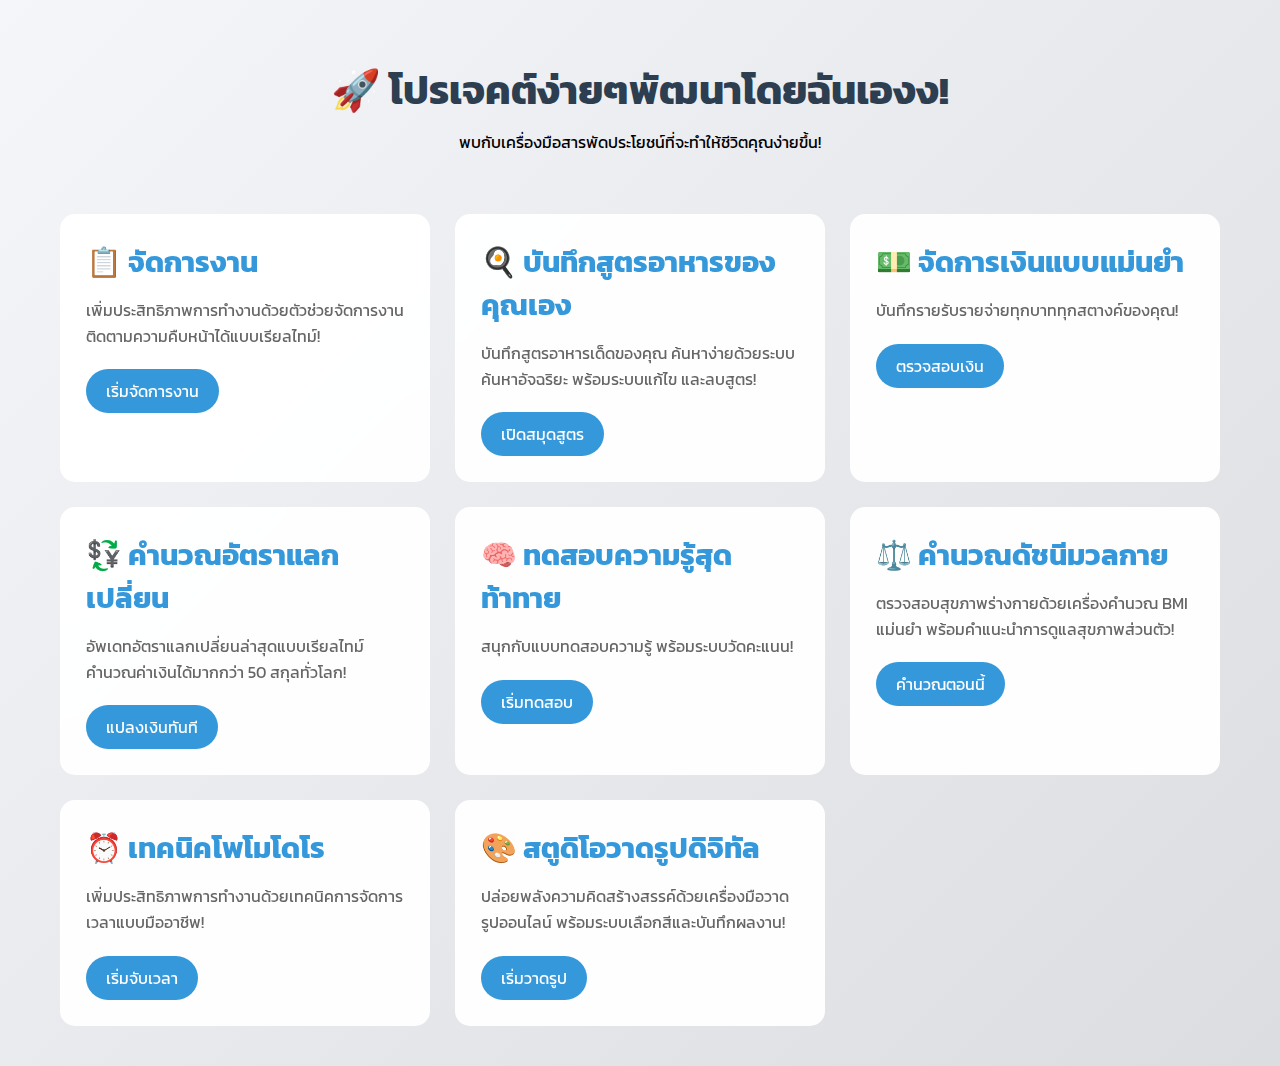
<file: index.html>
<!DOCTYPE html>
<html lang="th">
<head>
    <meta charset="UTF-8">
    <meta name="viewport" content="width=device-width, initial-scale=1.0">
    <title>โครงการสร้างสรรค์โดยตัวฉันเอง</title>
    <link href="https://fonts.googleapis.com/css2?family=Kanit:wght@300;400;500&display=swap" rel="stylesheet">
    <link rel="stylesheet" href="styles.css">
</head>
<body>
    <div class="container">
        <header>
            <h1>🚀 โปรเจคต์ง่ายๆพัฒนาโดยฉันเองง!</h1>
            <p>พบกับเครื่องมือสารพัดประโยชน์ที่จะทำให้ชีวิตคุณง่ายขึ้น!</p>
        </header>

        <div class="grid">
            <!-- Task Manager -->
            <div class="card" onclick="window.location.href='Task Manager Mini/index.html'">
                <h2>📋 จัดการงาน</h2>
                <p>เพิ่มประสิทธิภาพการทำงานด้วยตัวช่วยจัดการงาน  ติดตามความคืบหน้าได้แบบเรียลไทม์!</p>
                <a class="btn">เริ่มจัดการงาน</a>
            </div>

            <!-- Recipe Book -->
            <div class="card" onclick="window.location.href='Recipe Book/index.html'">
                <h2>🍳 บันทึกสูตรอาหารของคุณเอง</h2>
                <p>บันทึกสูตรอาหารเด็ดของคุณ ค้นหาง่ายด้วยระบบค้นหาอัจฉริยะ พร้อมระบบแก้ไข และลบสูตร!</p>
                <a class="btn">เปิดสมุดสูตร</a>
            </div>

            <!-- Expense Tracker -->
            <div class="card" onclick="window.location.href='Expense Tracker/index.html'">
                <h2>💵 จัดการเงินแบบแม่นยำ</h2>
                <p>บันทึกรายรับรายจ่ายทุกบาททุกสตางค์ของคุณ!</p>
                <a class="btn">ตรวจสอบเงิน</a>
            </div>

            <!-- Currency Converter -->
            <div class="card" onclick="window.location.href='Currency_Converter_Web_Application/index.html'">
                <h2>💱 คำนวณอัตราแลกเปลี่ยน</h2>
                <p>อัพเดทอัตราแลกเปลี่ยนล่าสุดแบบเรียลไทม์ คำนวณค่าเงินได้มากกว่า 50 สกุลทั่วโลก!</p>
                <a class="btn">แปลงเงินทันที</a>
            </div>

            <!-- Quiz App -->
            <div class="card" onclick="window.location.href='Quiz App/index.html'">
                <h2>🧠 ทดสอบความรู้สุดท้าทาย</h2>
                <p>สนุกกับแบบทดสอบความรู้ พร้อมระบบวัดคะแนน!</p>
                <a class="btn">เริ่มทดสอบ</a>
            </div>

            <!-- BMI Calculator -->
            <div class="card" onclick="window.location.href='bmi/index.html'">
                <h2>⚖️ คำนวณดัชนีมวลกาย</h2>
                <p>ตรวจสอบสุขภาพร่างกายด้วยเครื่องคำนวณ BMI แม่นยำ พร้อมคำแนะนำการดูแลสุขภาพส่วนตัว!</p>
                <a class="btn">คำนวณตอนนี้</a>
            </div>

            <!-- Pomodoro -->
            <div class="card" onclick="window.location.href='pomodoro/index.html'">
                <h2>⏰ เทคนิคโพโมโดโร</h2>
                <p>เพิ่มประสิทธิภาพการทำงานด้วยเทคนิคการจัดการเวลาแบบมืออาชีพ!</p>
                <a class="btn">เริ่มจับเวลา</a>
            </div>

            <!-- Mini Drawing App -->
            <div class="card" onclick="window.location.href='mini-Drawing App/index.html'">
                <h2>🎨 สตูดิโอวาดรูปดิจิทัล</h2>
                <p>ปล่อยพลังความคิดสร้างสรรค์ด้วยเครื่องมือวาดรูปออนไลน์ พร้อมระบบเลือกสีและบันทึกผลงาน!</p>
                <a class="btn">เริ่มวาดรูป</a>
            </div>
        </div>
    </div>

    <script src="script.js"></script>
</body>
</html>
</file>
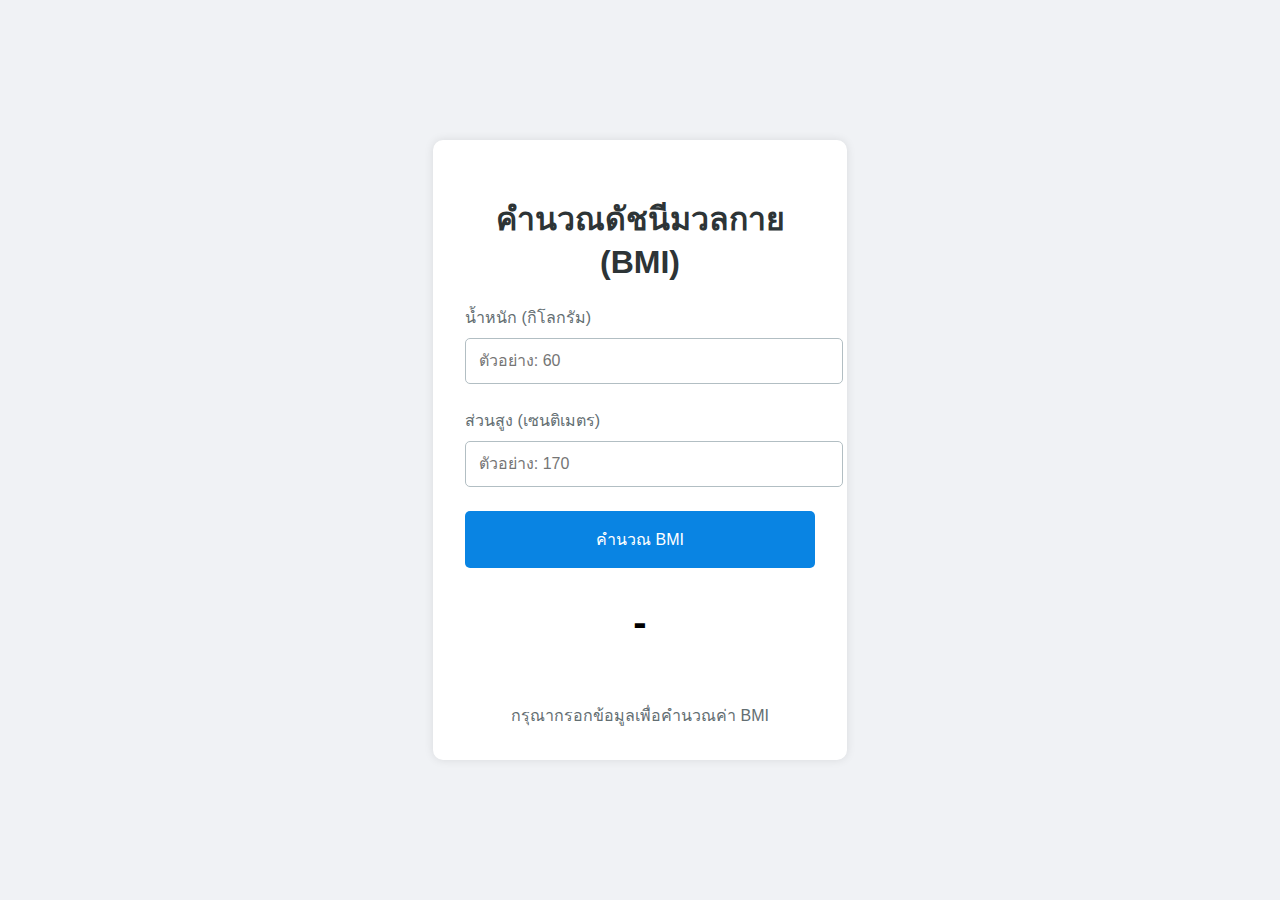
<file: bmi/index.html>
<!DOCTYPE html>
<html lang="th">
<head>
    <meta charset="UTF-8">
    <meta name="viewport" content="width=device-width, initial-scale=1.0">
    <title>เครื่องคำนวณดัชนีมวลกาย (BMI)</title>
    <link rel="stylesheet" href="style.css">
</head>
<body>
    <div class="container">
        <h1>คำนวณดัชนีมวลกาย (BMI)</h1>
        
        <div class="input-group">
            <label>น้ำหนัก (กิโลกรัม)</label>
            <input type="number" id="weight" step="0.1" placeholder="ตัวอย่าง: 60">
        </div>

        <div class="input-group">
            <label>ส่วนสูง (เซนติเมตร)</label>
            <input type="number" id="height" placeholder="ตัวอย่าง: 170">
        </div>

        <button onclick="calculateBMI()">คำนวณ BMI</button>

        <div class="result">
            <div class="bmi-value" id="bmiValue">-</div>
            <div class="color-bar" id="colorBar"></div>
            <div class="health-message" id="healthMessage">กรุณากรอกข้อมูลเพื่อคำนวณค่า BMI</div>
        </div>
    </div>

    <script src="script.js"></script>
</body>
</html>
</file>
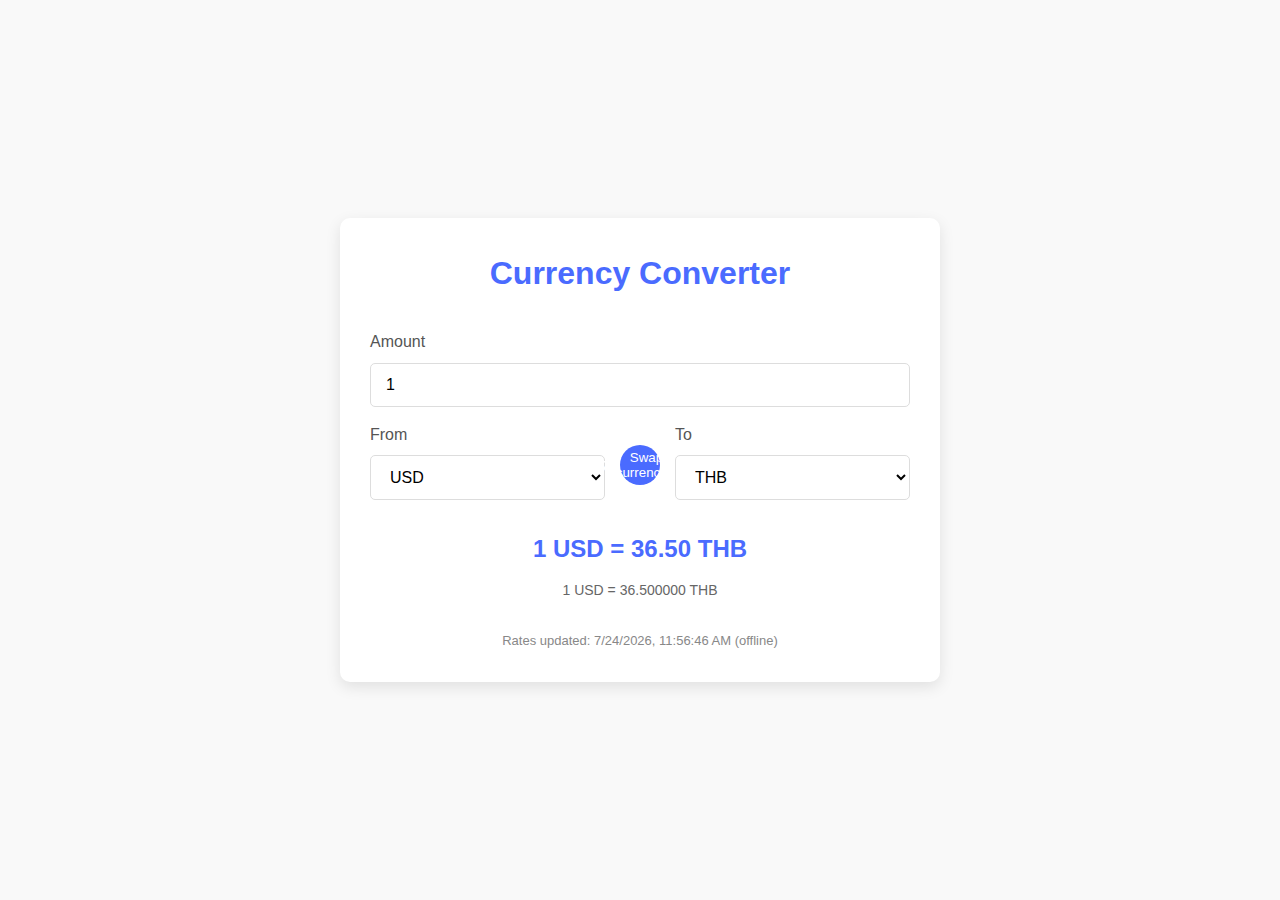
<file: Currency_Converter_Web_Application/index.html>
<!DOCTYPE html>
<html lang="en">
<head>
    <meta charset="UTF-8">
    <meta name="viewport" content="width=device-width, initial-scale=1.0">
    <title>Currency Converter</title>
    <link rel="stylesheet" href="styles.css">
    <link rel="stylesheet" href="https://cdnjs.cloudflare.com/ajax/libs/font-awesome/6.0.0-beta3/css/all.min.css">
</head>
<body>
    <div class="container">
        <h1>Currency Converter</h1>
        
        <div class="converter-box">
            <div class="amount-box">
                <label for="amount">Amount</label>
                <input type="number" id="amount" placeholder="Enter amount" value="1" min="0">
            </div>
            
            <div class="from-box">
                <label for="from-currency">From</label>
                <select id="from-currency"></select>
            </div>
            
            <div class="swap-btn">
                <button id="swap" aria-label="Swap currencies" data-tooltip="Swap currencies">
                    <i class="fas fa-exchange-alt"></i>
                    <span class="tooltip-text">Swap currencies</span>
                </button>
            </div>
            
            <div class="to-box">
                <label for="to-currency">To</label>
                <select id="to-currency"></select>
            </div>

            <!-- ส่วนที่หายไป: ผลลัพธ์การแปลงค่า -->
            <div class="result-box">
                <div id="result">1 USD = 1 USD</div>
                <div id="rate-info"></div>
            </div>
        </div>
        
        <div class="last-updated">Rates updated: <span id="update-time"></span></div>
    </div>

    <script src="script.js"></script>
</body>
</html>
</file>
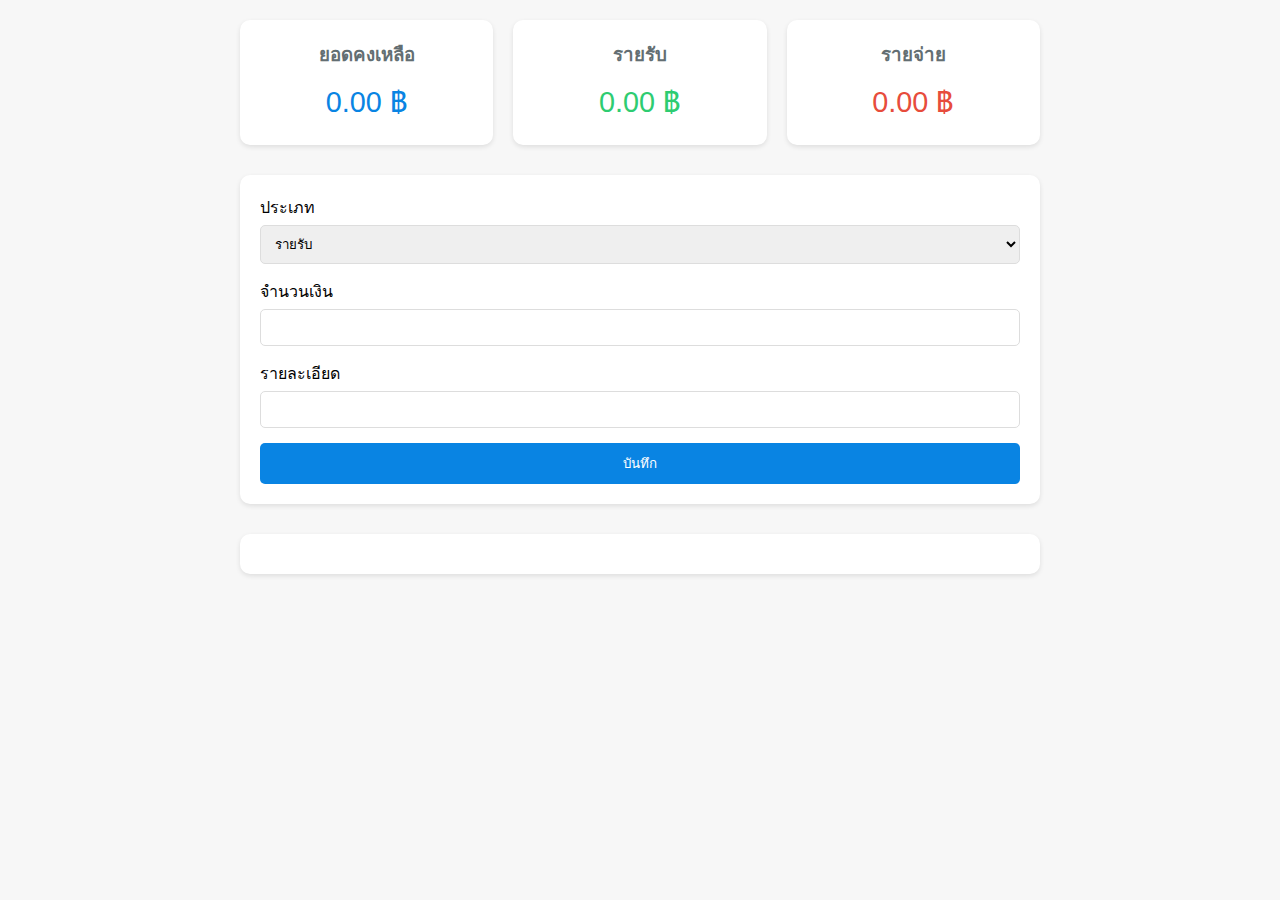
<file: Expense Tracker/index.html>
<!DOCTYPE html>
<html lang="th">
<head>
    <meta charset="UTF-8">
    <meta name="viewport" content="width=device-width, initial-scale=1.0">
    <title>ติดตามรายจ่าย</title>
    <style>
        * {
            box-sizing: border-box;
            font-family: 'Kanit', sans-serif;
        }

        body {
            margin: 0;
            padding: 20px;
            background: #f7f7f7;
        }

        .container {
            max-width: 800px;
            margin: 0 auto;
        }

        .dashboard {
            display: grid;
            grid-template-columns: repeat(3, 1fr);
            gap: 20px;
            margin-bottom: 30px;
        }

        .balance-box {
            background: white;
            padding: 20px;
            border-radius: 10px;
            box-shadow: 0 2px 5px rgba(0,0,0,0.1);
            text-align: center;
        }

        .balance-title {
            color: #636e72;
            margin: 0 0 10px 0;
        }

        .balance-amount {
            font-size: 1.8rem;
            margin: 0;
        }

        .income { color: #2ecc71; }
        .expense { color: #e74c3c; }
        .total { color: #0984e3; }

        .form-container {
            background: white;
            padding: 20px;
            border-radius: 10px;
            box-shadow: 0 2px 5px rgba(0,0,0,0.1);
            margin-bottom: 30px;
        }

        .form-group {
            margin-bottom: 15px;
        }

        input, select {
            width: 100%;
            padding: 10px;
            border: 1px solid #ddd;
            border-radius: 5px;
            margin-top: 5px;
        }

        button {
            background: #0984e3;
            color: white;
            border: none;
            padding: 10px 20px;
            border-radius: 5px;
            cursor: pointer;
            width: 100%;
            transition: background 0.3s;
        }

        button:hover {
            background: #0873c4;
        }

        .transaction-list {
            background: white;
            padding: 20px;
            border-radius: 10px;
            box-shadow: 0 2px 5px rgba(0,0,0,0.1);
        }

        .transaction-item {
            display: flex;
            justify-content: space-between;
            padding: 15px;
            border-bottom: 1px solid #eee;
        }

        .transaction-item:last-child {
            border-bottom: none;
        }

        .delete-btn {
            color: #e74c3c;
            cursor: pointer;
            margin-left: 10px;
        }

        @media (max-width: 600px) {
            .dashboard {
                grid-template-columns: 1fr;
            }
        }
    </style>
</head>
<body>
    <div class="container">
        <div class="dashboard">
            <div class="balance-box total">
                <h3 class="balance-title">ยอดคงเหลือ</h3>
                <p class="balance-amount" id="totalAmount">0 ฿</p>
            </div>
            <div class="balance-box income">
                <h3 class="balance-title">รายรับ</h3>
                <p class="balance-amount" id="incomeAmount">0 ฿</p>
            </div>
            <div class="balance-box expense">
                <h3 class="balance-title">รายจ่าย</h3>
                <p class="balance-amount" id="expenseAmount">0 ฿</p>
            </div>
        </div>

        <div class="form-container">
            <form id="transactionForm">
                <div class="form-group">
                    <label>ประเภท</label>
                    <select id="type" required>
                        <option value="income">รายรับ</option>
                        <option value="expense">รายจ่าย</option>
                    </select>
                </div>
                <div class="form-group">
                    <label>จำนวนเงิน</label>
                    <input type="number" id="amount" step="0.01" required>
                </div>
                <div class="form-group">
                    <label>รายละเอียด</label>
                    <input type="text" id="description" required>
                </div>
                <button type="submit">บันทึก</button>
            </form>
        </div>

        <div class="transaction-list" id="transactionList"></div>
    </div>

    <script>
        let transactions = JSON.parse(localStorage.getItem('transactions')) || [];

        function init() {
            updateTotals();
            renderTransactions();
        }

        function addTransaction(e) {
            e.preventDefault();

            const transaction = {
                id: Date.now(),
                type: document.getElementById('type').value,
                amount: parseFloat(document.getElementById('amount').value),
                text: document.getElementById('description').value
            };

            transactions.push(transaction);
            saveToLocalStorage();
            updateTotals();
            renderTransactions();
            document.getElementById('transactionForm').reset();
        }

        function deleteTransaction(id) {
            transactions = transactions.filter(t => t.id !== id);
            saveToLocalStorage();
            updateTotals();
            renderTransactions();
        }

        function updateTotals() {
            const income = transactions
                .filter(t => t.type === 'income')
                .reduce((sum, t) => sum + t.amount, 0);

            const expense = transactions
                .filter(t => t.type === 'expense')
                .reduce((sum, t) => sum + t.amount, 0);

            const total = income - expense;

            document.getElementById('totalAmount').textContent = `${total.toFixed(2)} ฿`;
            document.getElementById('incomeAmount').textContent = `${income.toFixed(2)} ฿`;
            document.getElementById('expenseAmount').textContent = `${expense.toFixed(2)} ฿`;
        }

        function renderTransactions() {
            const list = document.getElementById('transactionList');
            list.innerHTML = transactions
                .map(transaction => `
                    <div class="transaction-item">
                        <div>
                            <span style="color: ${transaction.type === 'income' ? '#2ecc71' : '#e74c3c'}">
                                ${transaction.text}
                            </span>
                        </div>
                        <div>
                            ${transaction.type === 'income' ? '+' : '-'}${transaction.amount.toFixed(2)} ฿
                            <span class="delete-btn" onclick="deleteTransaction(${transaction.id})">ลบ</span>
                        </div>
                    </div>
                `)
                .join('');
        }

        function saveToLocalStorage() {
            localStorage.setItem('transactions', JSON.stringify(transactions));
        }

        // Event Listeners
        document.getElementById('transactionForm').addEventListener('submit', addTransaction);

        // Initialize App
        init();
    </script>
</body>
</html>
</file>
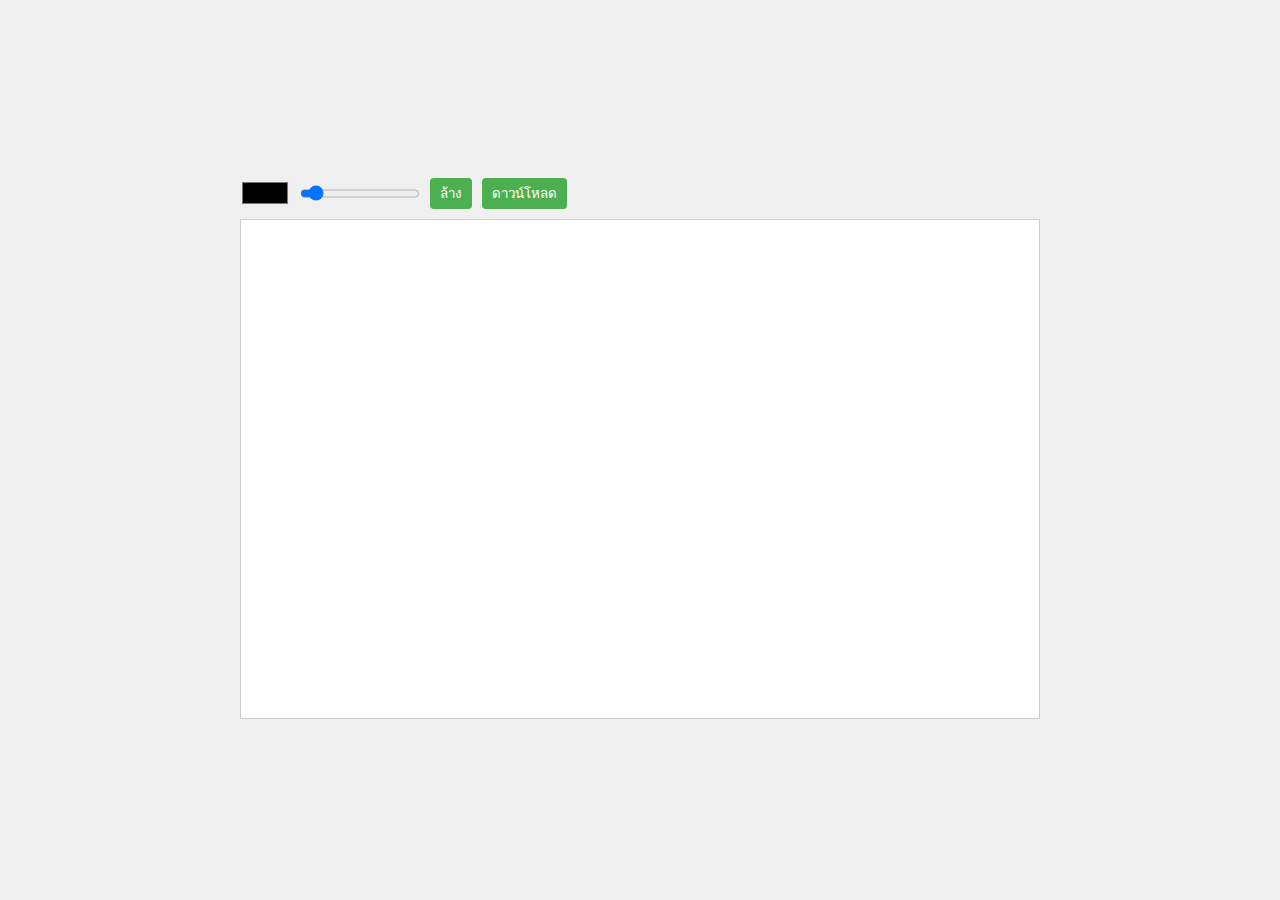
<file: mini-Drawing App/index.html>
<!DOCTYPE html>
<html lang="en">
<head>
    <meta charset="UTF-8">
    <meta name="viewport" content="width=device-width, initial-scale=1.0, user-scalable=no">
    <title>Mini Drawing App</title>
    <style>
        * {
            margin: 0;
            padding: 0;
            box-sizing: border-box;
        }

        body {
            min-height: 100vh;
            display: flex;
            justify-content: center;
            align-items: center;
            background-color: #f0f0f0;
            padding: 20px;
            touch-action: manipulation;
        }

        .container {
            width: 100%;
            max-width: 800px;
        }

        .controls {
            display: flex;
            gap: 10px;
            margin-bottom: 10px;
            flex-wrap: wrap;
        }

        button {
            padding: 5px 10px;
            background-color: #4CAF50;
            color: white;
            border: none;
            border-radius: 4px;
            cursor: pointer;
        }

        button:hover {
            background-color: #45a049;
        }

        input[type="color"] {
            width: 50px;
            height: 30px;
            padding: 0;
            border: none;
            cursor: pointer;
        }

        input[type="range"] {
            width: 120px;
            cursor: pointer;
        }

        canvas {
            width: 100%;
            height: 500px;
            background-color: white;
            border: 1px solid #ccc;
            touch-action: none;
            -webkit-tap-highlight-color: transparent;
        }

        @media (max-width: 600px) {
            .controls {
                flex-direction: column;
            }
        }
    </style>
</head>
<body>
    <div class="container">
        <div class="controls">
            <input type="color" id="color" aria-label="เลือกสี">
            <input type="range" id="brushSize" min="1" max="50" value="5" aria-label="ปรับขนาดแปรง">
            <button id="clear" aria-label="ล้างภาพ">ล้าง</button>
            <button id="download" aria-label="ดาวน์โหลด">ดาวน์โหลด</button>
        </div>
        <canvas id="canvas" aria-label="พื้นที่วาดรูป"></canvas>
    </div>

    <script>
        const canvas = document.getElementById('canvas');
        const ctx = canvas.getContext('2d');
        const colorPicker = document.getElementById('color');
        const brushSize = document.getElementById('brushSize');
        const clearBtn = document.getElementById('clear');
        const downloadBtn = document.getElementById('download');

        let isDrawing = false;
        let lastX = 0;
        let lastY = 0;

        function resizeCanvas() {
            const parent = canvas.parentElement;
            const width = parent.clientWidth;
            const height = 500;
            const ratio = window.devicePixelRatio || 1;

            canvas.width = width * ratio;
            canvas.height = height * ratio;
            canvas.style.width = width + 'px';
            canvas.style.height = height + 'px';
            ctx.scale(ratio, ratio);
        }
        resizeCanvas();

        // ตั้งค่าเริ่มต้น
        ctx.strokeStyle = colorPicker.value;
        ctx.lineWidth = brushSize.value;
        ctx.lineCap = 'round';
        ctx.lineJoin = 'round';

        // ฟังก์ชันวาดรูป
        function startDrawing(e) {
            isDrawing = true;
            [lastX, lastY] = getEventPosition(e);
        }

        function draw(e) {
            if (!isDrawing) return;
            e.preventDefault();
            
            const [x, y] = getEventPosition(e);
            ctx.beginPath();
            ctx.moveTo(lastX, lastY);
            ctx.lineTo(x, y);
            ctx.stroke();
            [lastX, lastY] = [x, y];
        }

        function stopDrawing() {
            isDrawing = false;
        }

        function getEventPosition(e) {
            const rect = canvas.getBoundingClientRect();
            let clientX, clientY;
            
            if (e.touches) {
                clientX = e.touches[0].clientX;
                clientY = e.touches[0].clientY;
            } else {
                clientX = e.clientX;
                clientY = e.clientY;
            }
            
            return [
                clientX - rect.left,
                clientY - rect.top
            ];
        }

        // Event Listeners
        canvas.addEventListener('mousedown', startDrawing);
        canvas.addEventListener('mousemove', draw);
        canvas.addEventListener('mouseup', stopDrawing);
        canvas.addEventListener('mouseout', stopDrawing);

        canvas.addEventListener('touchstart', (e) => {
            e.preventDefault();
            startDrawing(e.touches[0]);
        }, { passive: false });

        canvas.addEventListener('touchmove', (e) => {
            e.preventDefault();
            draw(e.touches[0]);
        }, { passive: false });

        canvas.addEventListener('touchend', stopDrawing);

        canvas.addEventListener('contextmenu', (e) => {
            e.preventDefault();
        });

        window.addEventListener('resize', resizeCanvas);

        // ปรับแต่งแปรง
        colorPicker.addEventListener('input', (e) => {
            ctx.strokeStyle = e.target.value;
        });

        brushSize.addEventListener('input', (e) => {
            ctx.lineWidth = e.target.value;
        });

        // ล้าง Canvas
        clearBtn.addEventListener('click', () => {
            ctx.clearRect(0, 0, canvas.clientWidth, canvas.clientHeight);
        });

        // ดาวน์โหลดภาพ
        downloadBtn.addEventListener('click', () => {
            const tempCanvas = document.createElement('canvas');
            const tempCtx = tempCanvas.getContext('2d');
            const ratio = window.devicePixelRatio || 1;
            
            tempCanvas.width = canvas.width;
            tempCanvas.height = canvas.height;
            tempCtx.drawImage(canvas, 0, 0);
            
            const dataUrl = tempCanvas.toDataURL('image/png');
            const a = document.createElement('a');
            a.href = dataUrl;
            a.download = 'my-drawing.png';
            a.click();
        });
    </script>
</body>
</html>
</file>
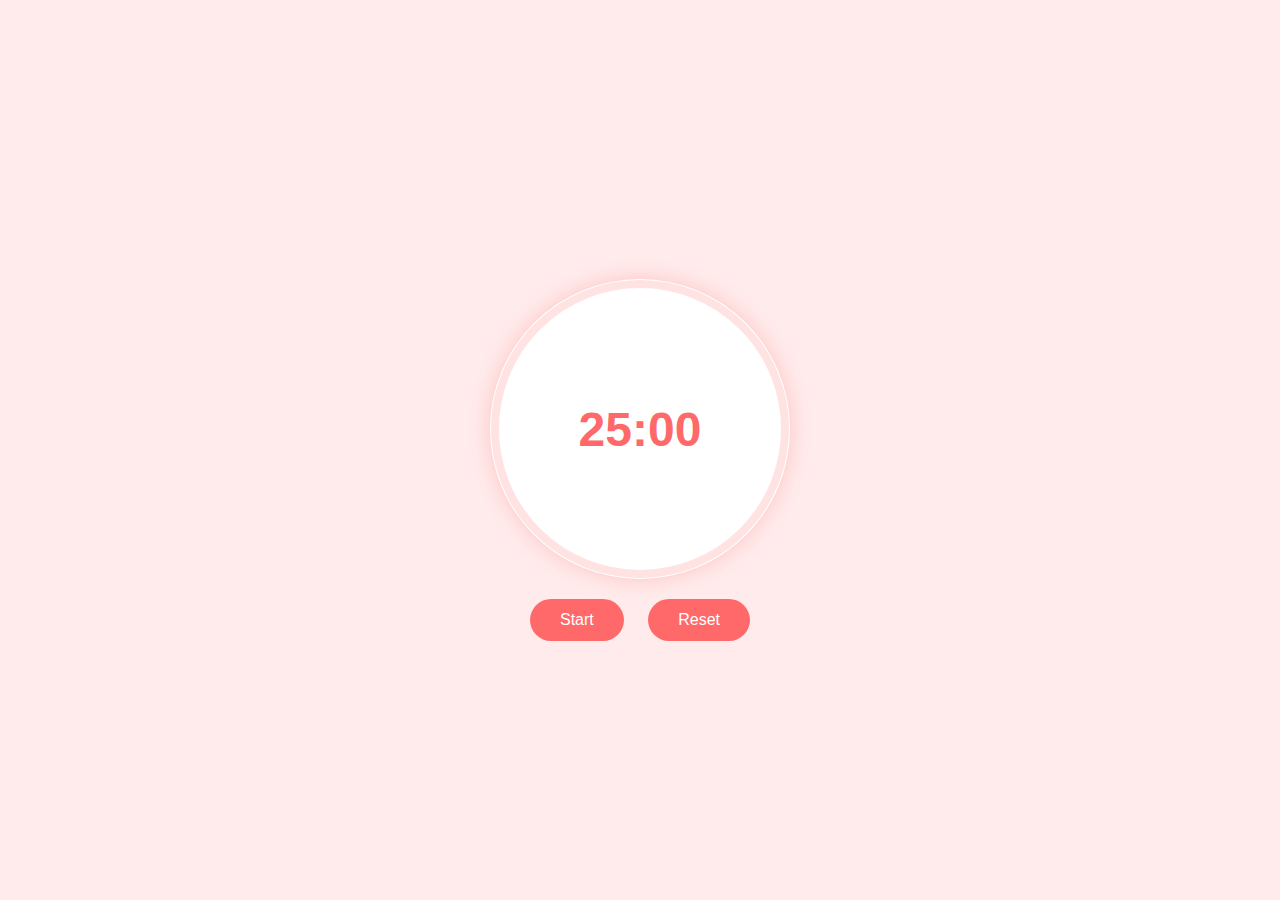
<file: pomodoro/index.html>
<!DOCTYPE html>
<html lang="en">
<head>
    <meta charset="UTF-8">
    <meta name="viewport" content="width=device-width, initial-scale=1.0">
    <title>Pomodoro Timer</title>
    <style>
        body {
            display: flex;
            justify-content: center;
            align-items: center;
            min-height: 100vh;
            margin: 0;
            background: #ffebeb;
            font-family: 'Arial Rounded MT Bold', Arial, sans-serif;
        }

        .container {
            text-align: center;
        }

        .timer {
            position: relative;
            width: 300px;
            height: 300px;
            border-radius: 50%;
            background: #fff;
            box-shadow: 0 0 20px rgba(255, 105, 105, 0.3);
            margin: 20px;
            display: flex;
            justify-content: center;
            align-items: center;
            animation: float 3s ease-in-out infinite;
        }

        @keyframes float {
            0%, 100% { transform: translateY(0); }
            50% { transform: translateY(-10px); }
        }

        .progress-ring {
            position: absolute;
            width: 100%;
            height: 100%;
            transform: rotate(-90deg);
        }

        .progress-ring__circle {
            transition: 0.35s stroke-dashoffset;
            transform-origin: 50% 50%;
        }

        .time-display {
            font-size: 48px;
            color: #ff6969;
            font-weight: bold;
            user-select: none;
        }

        .controls {
            margin-top: 20px;
        }

        button {
            padding: 12px 30px;
            margin: 0 10px;
            border: none;
            border-radius: 25px;
            background: #ff6969;
            color: white;
            font-size: 16px;
            cursor: pointer;
            transition: 0.3s all;
        }

        button:hover {
            transform: scale(1.1);
            box-shadow: 0 0 15px rgba(255, 105, 105, 0.5);
        }

        audio {
            display: none;
        }
    </style>
</head>
<body>
    <div class="container">
        <div class="timer">
            <svg class="progress-ring">
                <circle class="progress-ring__circle" 
                        stroke="#ffe3e3" 
                        stroke-width="8" 
                        fill="transparent" 
                        r="145" 
                        cx="150" 
                        cy="150"/>
            </svg>
            <div class="time-display">25:00</div>
        </div>
        <div class="controls">
            <button id="startBtn">Start</button>
            <button id="resetBtn">Reset</button>
        </div>
        <audio id="alarm" src="https://assets.mixkit.co/active_storage/sfx/2868/2868-preview.mp3"></audio>
    </div>

    <script>
        const startBtn = document.getElementById('startBtn');
        const resetBtn = document.getElementById('resetBtn');
        const timeDisplay = document.querySelector('.time-display');
        const circle = document.querySelector('.progress-ring__circle');
        const alarm = document.getElementById('alarm');
        
        let timer = null;
        let isRunning = false;
        let timeLeft = 25 * 60;
        const radius = circle.r.baseVal.value;
        const circumference = 2 * Math.PI * radius;

        circle.style.strokeDasharray = `${circumference} ${circumference}`;
        circle.style.strokeDashoffset = circumference;

        function setProgress(percent) {
            const offset = circumference - (percent / 100) * circumference;
            circle.style.strokeDashoffset = offset;
        }

        function updateDisplay() {
            const minutes = Math.floor(timeLeft / 60);
            const seconds = timeLeft % 60;
            timeDisplay.textContent = `${minutes.toString().padStart(2, '0')}:${seconds.toString().padStart(2, '0')}`;
            setProgress((timeLeft / (25 * 60)) * 100);
        }

        function startTimer() {
            if (!isRunning) {
                isRunning = true;
                startBtn.textContent = 'Pause';
                timer = setInterval(() => {
                    timeLeft--;
                    updateDisplay();
                    if (timeLeft === 0) {
                        clearInterval(timer);
                        alarm.play();
                        setTimeout(() => alert('Time is up!'), 100);
                        resetTimer();
                    }
                }, 1000);
            } else {
                isRunning = false;
                startBtn.textContent = 'Start';
                clearInterval(timer);
            }
        }

        function resetTimer() {
            clearInterval(timer);
            isRunning = false;
            timeLeft = 25 * 60;
            startBtn.textContent = 'Start';
            updateDisplay();
        }

        startBtn.addEventListener('click', startTimer);
        resetBtn.addEventListener('click', resetTimer);

        // Initial setup
        updateDisplay();
    </script>
</body>
</html>
</file>
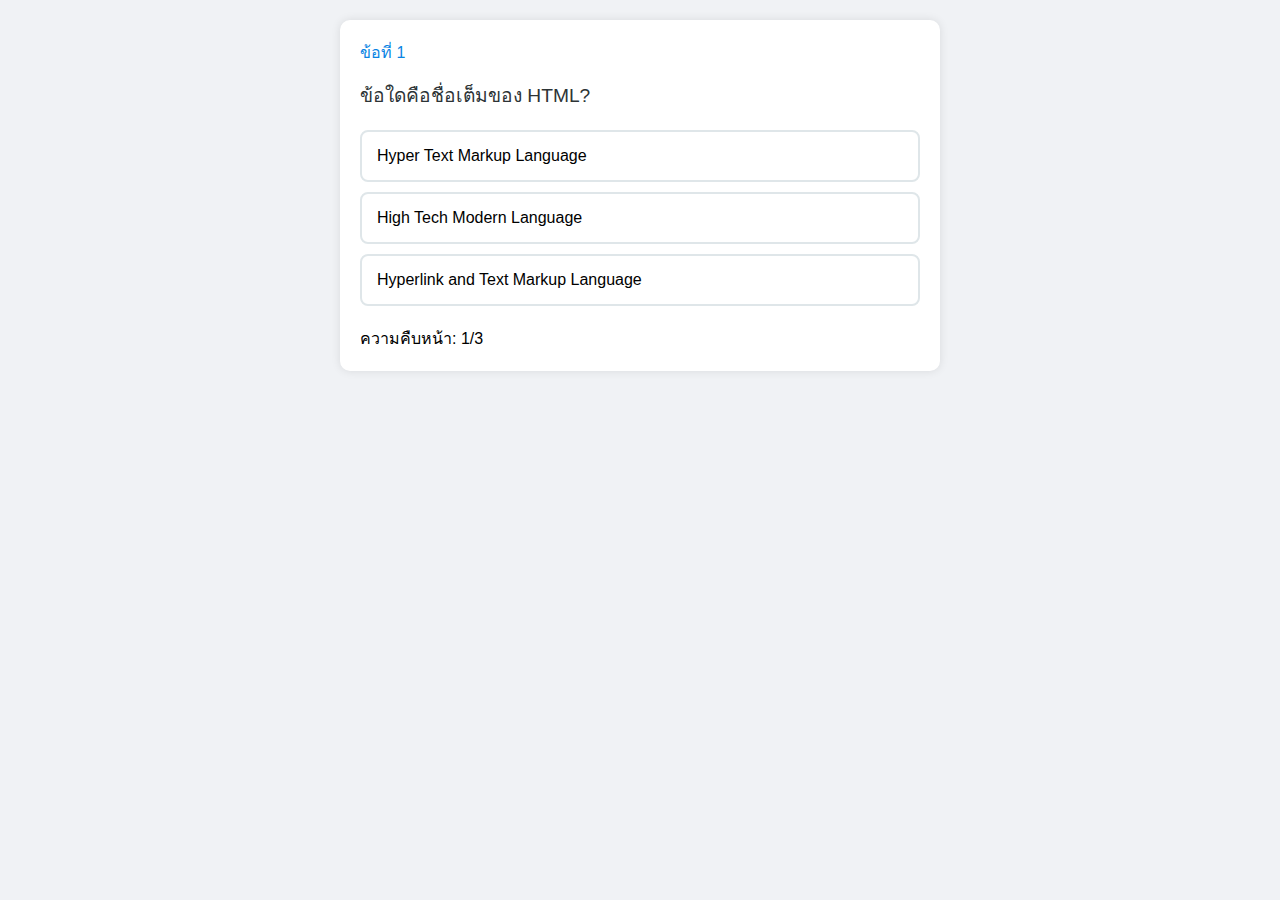
<file: Quiz App/index.html>
<!DOCTYPE html>
<html lang="th">
<head>
    <meta charset="UTF-8">
    <meta name="viewport" content="width=device-width, initial-scale=1.0">
    <title>แบบทดสอบออนไลน์</title>
    <style>
        * {
            box-sizing: border-box;
            font-family: 'Kanit', sans-serif;
        }

        body {
            margin: 0;
            padding: 20px;
            background-color: #f0f2f5;
        }

        .quiz-container {
            max-width: 600px;
            margin: 0 auto;
            background: white;
            border-radius: 10px;
            padding: 20px;
            box-shadow: 0 0 10px rgba(0,0,0,0.1);
        }

        .question-number {
            color: #0984e3;
            margin-bottom: 15px;
        }

        .question-text {
            font-size: 1.2rem;
            margin-bottom: 20px;
            color: #2d3436;
        }

        .options-container {
            display: grid;
            gap: 10px;
        }

        .option {
            padding: 15px;
            border: 2px solid #dfe6e9;
            border-radius: 8px;
            cursor: pointer;
            transition: all 0.3s;
        }

        .option:hover {
            background: #f8f9fa;
        }

        .option.selected {
            border-color: #0984e3;
            background: #e3f2fd;
        }

        .option.correct {
            border-color: #00b894;
            background: #e8f6f3;
        }

        .option.incorrect {
            border-color: #ff7675;
            background: #ffebee;
        }

        .controls {
            margin-top: 20px;
            display: flex;
            justify-content: space-between;
            align-items: center;
        }

        button {
            padding: 10px 20px;
            border: none;
            border-radius: 5px;
            cursor: pointer;
            background: #0984e3;
            color: white;
            transition: background 0.3s;
        }

        button:hover {
            background: #0873c4;
        }

        .result-container {
            text-align: center;
            padding: 20px;
        }

        .score {
            font-size: 2rem;
            color: #00b894;
            margin: 10px 0;
        }

        @media (max-width: 480px) {
            .quiz-container {
                padding: 15px;
            }
            
            .question-text {
                font-size: 1rem;
            }
        }
    </style>
</head>
<body>
    <div class="quiz-container">
        <div class="question-number" id="questionNumber"></div>
        <div class="question-text" id="questionText"></div>
        <div class="options-container" id="optionsContainer"></div>
        <div class="controls">
            <div id="progress"></div>
            <button onclick="nextQuestion()" id="nextButton" style="display: none;">ต่อไป</button>
        </div>
    </div>

    <div class="result-container" id="resultContainer" style="display: none;">
        <h2>ผลลัพธ์</h2>
        <div class="score" id="score"></div>
        <button onclick="restartQuiz()">ทำแบบทดสอบอีกครั้ง</button>
    </div>

    <script>
        let currentQuestion = 0;
        let score = 0;
        let selectedOption = null;

        const questions = [
            {
                question: "ข้อใดคือชื่อเต็มของ HTML?",
                options: [
                    "Hyper Text Markup Language",
                    "High Tech Modern Language",
                    "Hyperlink and Text Markup Language"
                ],
                correct: 0
            },
            {
                question: "CSS ย่อมาจากอะไร?",
                options: [
                    "Cascading Style Sheets",
                    "Computer Style Sheets",
                    "Creative Style System"
                ],
                correct: 0
            },
            {
                question: "JavaScript ทำงานฝั่งใด?",
                options: [
                    "Server-side",
                    "Client-side",
                    "ทั้งสองฝั่ง"
                ],
                correct: 2
            }
        ];

        function initializeQuiz() {
            showQuestion();
            updateProgress();
        }

        function showQuestion() {
            const question = questions[currentQuestion];
            document.getElementById('questionNumber').textContent = `ข้อที่ ${currentQuestion + 1}`;
            document.getElementById('questionText').textContent = question.question;
            
            const optionsContainer = document.getElementById('optionsContainer');
            optionsContainer.innerHTML = '';
            
            question.options.forEach((option, index) => {
                const optionElement = document.createElement('div');
                optionElement.className = 'option';
                optionElement.textContent = option;
                optionElement.onclick = () => selectOption(optionElement, index);
                optionsContainer.appendChild(optionElement);
            });

            document.getElementById('nextButton').style.display = 'none';
        }

        function selectOption(optionElement, index) {
            if (selectedOption !== null) {
                selectedOption.classList.remove('selected');
            }
            
            selectedOption = optionElement;
            selectedOption.classList.add('selected');
            document.getElementById('nextButton').style.display = 'block';
        }

        function nextQuestion() {
            checkAnswer();
            currentQuestion++;
            
            if (currentQuestion < questions.length) {
                showQuestion();
                updateProgress();
                selectedOption = null;
            } else {
                showResult();
            }
        }

        function checkAnswer() {
            const correctIndex = questions[currentQuestion].correct;
            const options = document.querySelectorAll('.option');
            
            options.forEach((option, index) => {
                if (index === correctIndex) {
                    option.classList.add('correct');
                } else if (option.classList.contains('selected') && index !== correctIndex) {
                    option.classList.add('incorrect');
                }
            });

            if (selectedOption && selectedOption === options[correctIndex]) {
                score++;
            }
        }

        function updateProgress() {
            document.getElementById('progress').textContent = 
                `ความคืบหน้า: ${currentQuestion + 1}/${questions.length}`;
        }

        function showResult() {
            document.querySelector('.quiz-container').style.display = 'none';
            document.getElementById('resultContainer').style.display = 'block';
            document.getElementById('score').textContent = `คะแนน: ${score}/${questions.length}`;
        }

        function restartQuiz() {
            currentQuestion = 0;
            score = 0;
            selectedOption = null;
            document.querySelector('.quiz-container').style.display = 'block';
            document.getElementById('resultContainer').style.display = 'none';
            initializeQuiz();
        }

        // เริ่มต้นแบบทดสอบ
        initializeQuiz();
    </script>
</body>
</html>
</file>
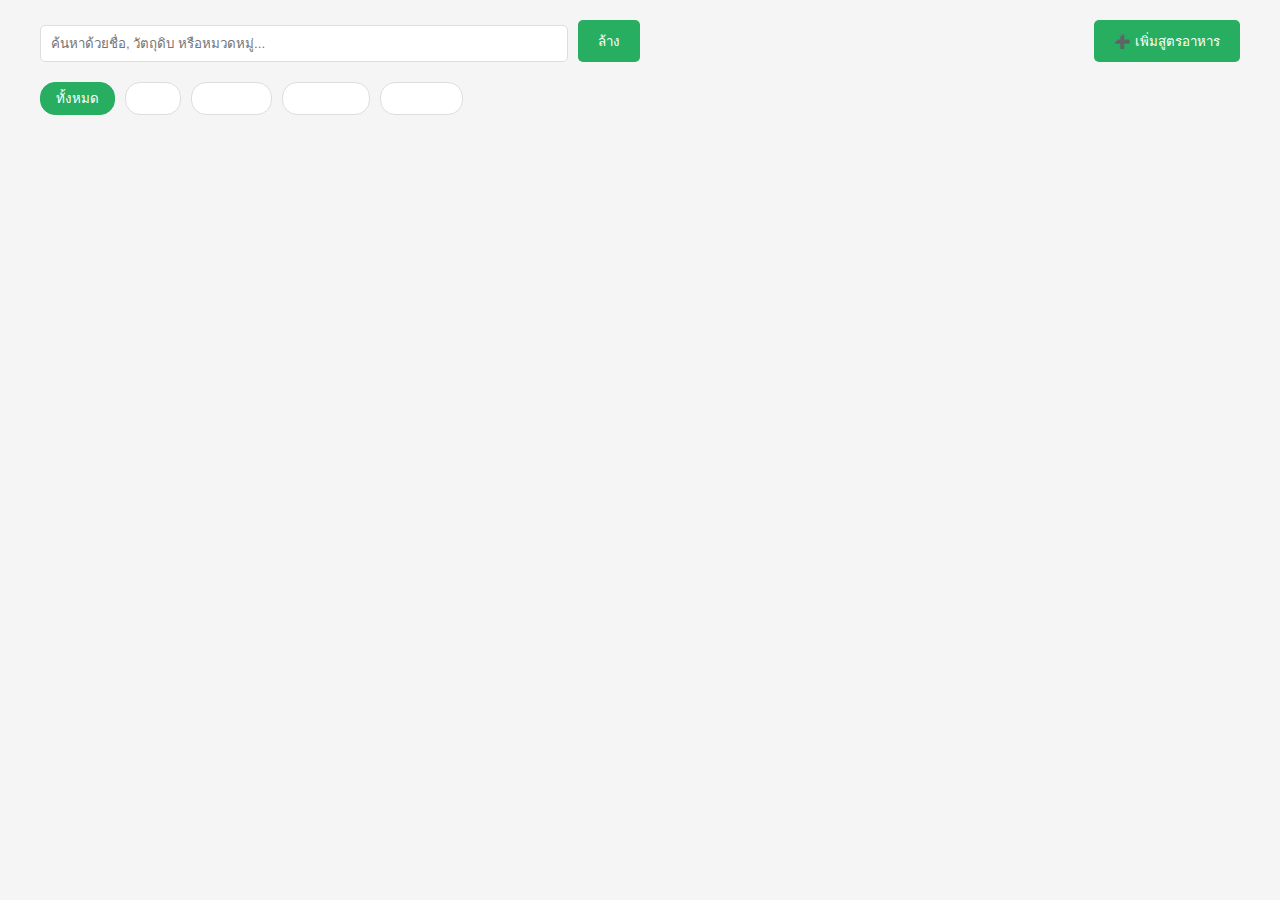
<file: Recipe Book/index.html>
<!DOCTYPE html>
<html lang="th">
<head>
    <meta charset="UTF-8">
    <meta name="viewport" content="width=device-width, initial-scale=1.0">
    <title>สมุดสูตรอาหาร</title>
    <style>
        * {
            box-sizing: border-box;
            font-family: 'Kanit', sans-serif;
        }

        body {
            margin: 0;
            padding: 20px;
            background: #f5f5f5;
        }

        .container {
            max-width: 1200px;
            margin: 0 auto;
        }

        .header-buttons {
            display: flex;
            justify-content: space-between;
            margin-bottom: 20px;
            gap: 10px;
        }

        .search-bar {
            display: flex;
            gap: 10px;
            flex: 1;
            max-width: 600px;
        }

        #searchInput {
            flex: 1;
            padding: 10px;
            border: 1px solid #ddd;
            border-radius: 5px;
        }

        button {
            background: #27ae60;
            color: white;
            border: none;
            padding: 10px 20px;
            border-radius: 5px;
            cursor: pointer;
            transition: background 0.3s;
        }

        button:hover {
            background: #219a52;
        }

        .category-filter {
            display: flex;
            gap: 10px;
            flex-wrap: wrap;
            margin-bottom: 20px;
        }

        .category-btn {
            padding: 5px 15px;
            border: 1px solid #ddd;
            border-radius: 15px;
            background: white;
            cursor: pointer;
            transition: all 0.3s;
        }

        .category-btn.active {
            background: #27ae60;
            color: white;
            border-color: #27ae60;
        }

        .recipe-form {
            background: white;
            padding: 20px;
            border-radius: 10px;
            box-shadow: 0 2px 5px rgba(0,0,0,0.1);
            margin-bottom: 30px;
            display: none;
        }

        .form-group {
            margin-bottom: 15px;
        }

        input, textarea, select {
            width: 100%;
            padding: 10px;
            border: 1px solid #ddd;
            border-radius: 5px;
            margin-top: 5px;
        }

        .category-options {
            display: flex;
            gap: 15px;
            flex-wrap: wrap;
            margin-top: 5px;
        }

        .category-options label {
            display: flex;
            align-items: center;
            gap: 5px;
        }

        textarea {
            height: 100px;
            resize: vertical;
        }

        .recipe-list {
            display: grid;
            grid-template-columns: repeat(auto-fill, minmax(300px, 1fr));
            gap: 20px;
        }

        .recipe-card {
            background: white;
            padding: 20px;
            border-radius: 10px;
            box-shadow: 0 2px 5px rgba(0,0,0,0.1);
            position: relative;
        }

        .actions {
            position: absolute;
            top: 10px;
            right: 10px;
            display: flex;
            gap: 5px;
        }

        .edit-btn { background: #f1c40f; }
        .delete-btn { background: #e74c3c; }
        .cancel-btn { background: #95a5a6; }

        @media (max-width: 768px) {
            .recipe-list {
                grid-template-columns: 1fr;
            }
            .header-buttons {
                flex-direction: column;
            }
        }
    </style>
</head>
<body>
    <div class="container">
        <div class="header-buttons">
            <div class="search-bar">
                <input type="text" id="searchInput" placeholder="ค้นหาด้วยชื่อ, วัตถุดิบ หรือหมวดหมู่...">
                <button type="button" id="clearButton">ล้าง</button>
            </div>
            <button id="addRecipeButton">➕ เพิ่มสูตรอาหาร</button>
        </div>

        <div class="category-filter" id="categoryFilter">
            <button class="category-btn active" data-category="">ทั้งหมด</button>
            <button class="category-btn" data-category="ไทย">ไทย</button>
            <button class="category-btn" data-category="ตะวันตก">ตะวันตก</button>
            <button class="category-btn" data-category="ของหวาน">ของหวาน</button>
            <button class="category-btn" data-category="อาหารเจ">อาหารเจ</button>
        </div>

        <div class="recipe-form">
            <form id="recipeForm">
                <input type="hidden" id="recipeId">
                <div class="form-group">
                    <label>ชื่อสูตรอาหาร</label>
                    <input type="text" id="recipeName" required>
                </div>
                <div class="form-group">
                    <label>วัตถุดิบ (ใส่แต่ละบรรทัด)</label>
                    <textarea id="ingredients" required></textarea>
                </div>
                <div class="form-group">
                    <label>ขั้นตอนการทำ (ใส่แต่ละบรรทัด)</label>
                    <textarea id="steps" required></textarea>
                </div>
                <div class="form-group">
                    <label>เวลาทำอาหาร (นาที)</label>
                    <input type="number" id="cookingTime" required>
                </div>
                <div class="form-group">
                    <label>ระดับความยาก</label>
                    <select id="difficulty" required>
                        <option value="ง่าย">ง่าย</option>
                        <option value="ปานกลาง">ปานกลาง</option>
                        <option value="ยาก">ยาก</option>
                    </select>
                </div>
                <div class="form-group">
                    <label>หมวดหมู่</label>
                    <div class="category-options">
                        <label><input type="checkbox" name="category" value="ไทย"> ไทย</label>
                        <label><input type="checkbox" name="category" value="ตะวันตก"> ตะวันตก</label>
                        <label><input type="checkbox" name="category" value="ของหวาน"> ของหวาน</label>
                        <label><input type="checkbox" name="category" value="อาหารเจ"> อาหารเจ</label>
                    </div>
                </div>
                <div class="form-group">
                    <button type="submit">บันทึกสูตรอาหาร</button>
                    <button type="button" class="cancel-btn" onclick="cancelForm()">ยกเลิก</button>
                </div>
            </form>
        </div>

        <div class="recipe-list" id="recipeList"></div>
    </div>

<script>
    let recipes = JSON.parse(localStorage.getItem('recipes')) || [];
    let editingId = null;
    let searchTerm = '';
    let selectedCategory = '';

    function init() {
        recipes = recipes.map(recipe => ({
            ...recipe,
            cookingTime: recipe.cookingTime || 0,
            difficulty: recipe.difficulty || 'ง่าย',
            categories: recipe.categories || []
        }));
        localStorage.setItem('recipes', JSON.stringify(recipes));
        renderRecipes();
    }

    function toggleForm(show = true) {
        document.querySelector('.recipe-form').style.display = show ? 'block' : 'none';
    }

    function cancelForm() {
        toggleForm(false);
        document.getElementById('recipeForm').reset();
        editingId = null;
    }

    function saveRecipe(e) {
        e.preventDefault();

        const categoryCheckboxes = document.querySelectorAll('input[name="category"]:checked');
        const categories = Array.from(categoryCheckboxes).map(c => c.value);

        const recipe = {
            id: editingId || Date.now(),
            name: document.getElementById('recipeName').value,
            ingredients: document.getElementById('ingredients').value.split('\n').map(line => line.trim()),
            steps: document.getElementById('steps').value.split('\n').map(line => line.trim()),
            cookingTime: parseInt(document.getElementById('cookingTime').value),
            difficulty: document.getElementById('difficulty').value,
            categories: categories
        };

        if (editingId) {
            const index = recipes.findIndex(r => r.id === editingId);
            recipes[index] = recipe;
        } else {
            recipes.push(recipe);
        }

        localStorage.setItem('recipes', JSON.stringify(recipes));
        toggleForm(false);
        renderRecipes();
        document.getElementById('recipeForm').reset();
        editingId = null;
    }

    function editRecipe(id) {
        const recipe = recipes.find(r => r.id === id);
        editingId = id;
        
        document.getElementById('recipeName').value = recipe.name;
        document.getElementById('ingredients').value = recipe.ingredients.join('\n');
        document.getElementById('steps').value = recipe.steps.join('\n');
        document.getElementById('cookingTime').value = recipe.cookingTime;
        document.getElementById('difficulty').value = recipe.difficulty;

        document.querySelectorAll('input[name="category"]').forEach(checkbox => {
            checkbox.checked = recipe.categories.includes(checkbox.value);
        });
        
        toggleForm(true);
    }

    function deleteRecipe(id) {
        if (confirm('คุณแน่ใจที่จะลบสูตรอาหารนี้ใช่หรือไม่?')) {
            recipes = recipes.filter(r => r.id !== id);
            localStorage.setItem('recipes', JSON.stringify(recipes));
            renderRecipes();
        }
    }

    function filterRecipes() {
        return recipes.filter(recipe => {
            const matchesSearch = recipe.name.toLowerCase().includes(searchTerm) ||
                recipe.ingredients.some(ing => ing.toLowerCase().includes(searchTerm)) ||
                recipe.steps.some(step => step.toLowerCase().includes(searchTerm)) ||
                recipe.categories.some(cat => cat.toLowerCase().includes(searchTerm));

            const matchesCategory = !selectedCategory || recipe.categories.includes(selectedCategory);

            return matchesSearch && matchesCategory;
        });
    }

    function renderRecipes() {
        const filteredRecipes = filterRecipes();
        const recipeList = document.getElementById('recipeList');
        recipeList.innerHTML = filteredRecipes.map(recipe => `
            <div class="recipe-card">
                <div class="actions">
                    <button class="edit-btn" onclick="editRecipe(${recipe.id})">แก้ไข</button>
                    <button class="delete-btn" onclick="deleteRecipe(${recipe.id})">ลบ</button>
                </div>
                <h3 class="recipe-title">${recipe.name}</h3>
                <div class="recipe-meta">
                    <span>⏱ ${recipe.cookingTime} นาที</span>
                    <span>📌 ${recipe.difficulty}</span>
                </div>
                <div class="recipe-categories">
                    ${recipe.categories.map(cat => `<span class="category-tag">${cat}</span>`).join('')}
                </div>
                <h4>วัตถุดิบ:</h4>
                <ul class="ingredient-list">
                    ${recipe.ingredients.map(ing => `<li>${ing}</li>`).join('')}
                </ul>
                <h4>ขั้นตอนการทำ:</h4>
                <ol class="step-list">
                    ${recipe.steps.map(step => `<li>${step}</li>`).join('')}
                </ol>
            </div>
        `).join('');
    }

    // Event Listeners
    document.getElementById('addRecipeButton').addEventListener('click', () => {
        document.getElementById('recipeForm').reset();
        editingId = null;
        toggleForm(true);
    });

    document.getElementById('recipeForm').addEventListener('submit', saveRecipe);

    document.getElementById('clearButton').addEventListener('click', () => {
        searchTerm = '';
        selectedCategory = '';
        document.getElementById('searchInput').value = '';
        document.querySelectorAll('.category-btn').forEach(b => b.classList.remove('active'));
        document.querySelector('[data-category=""]').classList.add('active');
        renderRecipes();
    });
    
    document.getElementById('searchInput').addEventListener('input', (e) => {
        searchTerm = e.target.value.toLowerCase();
        renderRecipes();
    });
    
    document.querySelectorAll('.category-btn').forEach(btn => {
        btn.addEventListener('click', function() {
            selectedCategory = this.dataset.category === selectedCategory ? '' : this.dataset.category;
            document.querySelectorAll('.category-btn').forEach(b => b.classList.remove('active'));
            this.classList.toggle('active', selectedCategory !== '');
            if (!selectedCategory) document.querySelector('[data-category=""]').classList.add('active');
            renderRecipes();
        });
    });
    
    // Initialize App
    init();
</script>
</body>
</html>
</file>
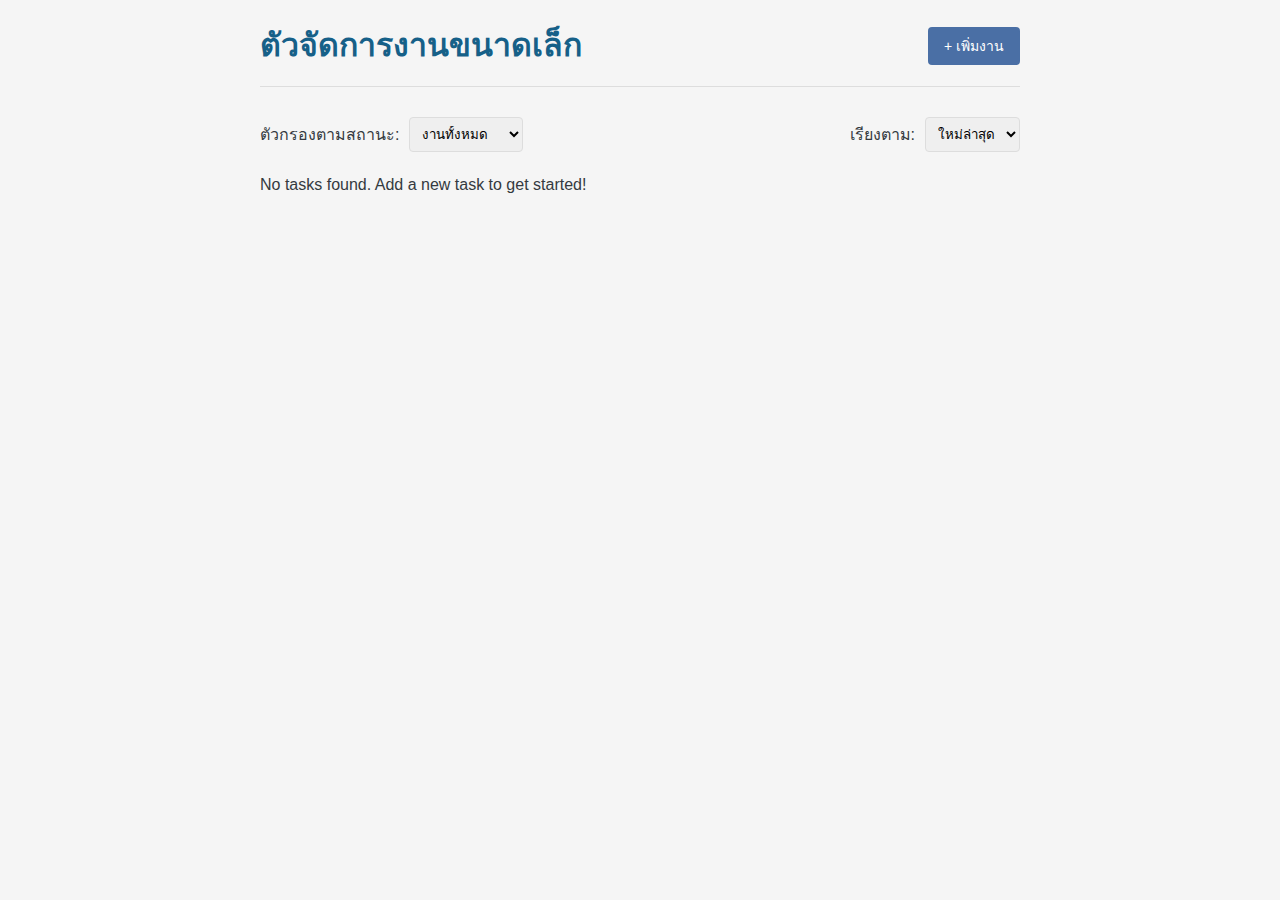
<file: Task Manager Mini/index.html>
<!DOCTYPE html>
<html lang="en">
<head>
    <meta charset="UTF-8">
    <meta name="viewport" content="width=device-width, initial-scale=1.0">
    <title>Task Manager Mini</title>
    <link rel="stylesheet" href="styles.css">
</head>
<body>
    <div class="container">
        <header>
            <h1>ตัวจัดการงานขนาดเล็ก</h1>
            <button id="add-task-btn" class="btn">+ เพิ่มงาน</button>
        </header>

        <div class="controls">
            <div class="filter-controls">
                <label for="filter-status">ตัวกรองตามสถานะ:</label>
                <select id="filter-status">
                    <option value="all">งานทั้งหมด</option>
                    <option value="pending">รอดำเนินการ</option>
                    <option value="completed">เสร็จสิ้น</option>
                </select>
            </div>
            <div class="sort-controls">
                <label for="sort-by">เรียงตาม:</label>
                <select id="sort-by">
                    <option value="created-desc">ใหม่ล่าสุด</option>
                    <option value="created-asc">เก่าที่สุด</option>
                    <option value="title-asc">ชื่อ(A-Z)</option>
                    <option value="title-desc">ชื่อ(Z-A)</option>
                </select>
            </div>
        </div>

        <div id="task-form-container" class="modal" style="display: none;">
            <div class="modal-content">
                <span class="close-btn">&times;</span>
                <h2 id="form-title">เพิ่มงานใหม่</h2>
                <form id="task-form">
                    <input type="hidden" id="task-id">
                    <div class="form-group">
                        <label for="task-title">ชื่อ:</label>
                        <input type="text" id="task-title" required>
                    </div>
                    <div class="form-group">
                        <label for="task-description">คำอธิบาย:</label>
                        <textarea id="task-description"></textarea>
                    </div>
                    <div class="form-group">
                        <label for="task-status">สถานะ:</label>
                        <select id="task-status">
                            <option value="pending">รอดำเนินการ</option>
                            <option value="completed">เสร็จสิ้น</option>
                        </select>
                    </div>
                    <div class="form-group">
                        <label for="task-due-date">วันที่:</label>
                        <input type="date" id="task-due-date" required>
                    </div>
                    <button type="submit" class="btn">บันทึกงาน</button>
                </form>
            </div>
        </div>

        <div id="task-list"></div>
    </div>

    <script src="script.js"></script>
</body>
</html>
</file>
<file: styles.css>
:root {
            --primary-color: #2c3e50;
            --secondary-color: #3498db;
            --accent-color: #e74c3c;
        }

        * {
            margin: 0;
            padding: 0;
            box-sizing: border-box;
            font-family: 'Kanit', sans-serif;
        }

        body {
            background: linear-gradient(135deg, #f5f6fa 0%, #dcdde1 100%);
            min-height: 100vh;
            padding: 20px;
        }

        .container {
            max-width: 1200px;
            margin: 0 auto;
        }

        header {
            text-align: center;
            padding: 40px 0;
            animation: fadeIn 1s ease-in;
        }

        h1 {
            color: var(--primary-color);
            font-size: 2.5em;
            margin-bottom: 10px;
        }

        .grid {
            display: grid;
            grid-template-columns: repeat(auto-fit, minmax(300px, 1fr));
            gap: 25px;
            padding: 20px;
        }

        .card {
            background: rgba(255, 255, 255, 0.95);
            border-radius: 15px;
            padding: 25px;
            cursor: pointer;
            transition: transform 0.3s ease, box-shadow 0.3s ease;
            backdrop-filter: blur(10px);
            border: 1px solid rgba(255, 255, 255, 0.2);
        }

        .card:hover {
            transform: translateY(-10px);
            box-shadow: 0 15px 30px rgba(0, 0, 0, 0.1);
        }

        .card h2 {
            color: var(--secondary-color);
            margin-bottom: 15px;
            font-size: 1.8em;
        }

        .card p {
            color: #666;
            line-height: 1.6;
            margin-bottom: 20px;
        }

        .btn {
            display: inline-block;
            padding: 10px 20px;
            background: var(--secondary-color);
            color: white;
            text-decoration: none;
            border-radius: 25px;
            transition: background 0.3s ease;
        }

        .btn:hover {
            background: var(--accent-color);
        }

        @media (max-width: 768px) {
            .grid {
                grid-template-columns: 1fr;
            }
            
            h1 {
                font-size: 2em;
            }
        }

        @keyframes fadeIn {
            from { opacity: 0; transform: translateY(-20px); }
            to { opacity: 1; transform: translateY(0); }
        }
</file>
<file: bmi/style.css>
body {
            font-family: 'Kanit', sans-serif;
            display: flex;
            justify-content: center;
            align-items: center;
            min-height: 100vh;
            margin: 0;
            background-color: #f0f2f5;
        }

        .container {
            background: white;
            padding: 2rem;
            border-radius: 10px;
            box-shadow: 0 0 10px rgba(0,0,0,0.1);
            width: 350px;
        }

        h1 {
            color: #2d3436;
            text-align: center;
            margin-bottom: 1.5rem;
        }

        .input-group {
            margin-bottom: 1.5rem;
        }

        label {
            display: block;
            margin-bottom: 0.5rem;
            color: #636e72;
        }

        input {
            width: 100%;
            padding: 0.8rem;
            border: 1px solid #b2bec3;
            border-radius: 5px;
            font-size: 1rem;
        }

        button {
            width: 100%;
            padding: 1rem;
            background: #0984e3;
            color: white;
            border: none;
            border-radius: 5px;
            cursor: pointer;
            font-size: 1rem;
            transition: background 0.3s;
        }

        button:hover {
            background: #0873c4;
        }

        .result {
            margin-top: 2rem;
            text-align: center;
        }

        .bmi-value {
            font-size: 2.5rem;
            font-weight: bold;
            margin: 1rem 0;
        }

        .color-bar {
            height: 10px;
            border-radius: 5px;
            margin: 1.5rem 0;
            transition: background 0.3s;
        }

        .health-message {
            color: #636e72;
            line-height: 1.6;
        }
</file>
<file: Currency_Converter_Web_Application/styles.css>
:root {
    --primary-color: #4a6bff;
    --secondary-color: #f5f5f5;
    --text-color: #333;
    --border-color: #ddd;
    --shadow-color: rgba(0, 0, 0, 0.1);
}

* {
    margin: 0;
    padding: 0;
    box-sizing: border-box;
    font-family: 'Segoe UI', Tahoma, Geneva, Verdana, sans-serif;
}

body {
    background-color: #f9f9f9;
    color: var(--text-color);
    line-height: 1.6;
    padding: 20px;
    display: flex;
    justify-content: center;
    align-items: center;
    min-height: 100vh;
}

.container {
    width: 100%;
    max-width: 600px;
    background: white;
    border-radius: 10px;
    box-shadow: 0 5px 15px var(--shadow-color);
    padding: 30px;
}

h1 {
    text-align: center;
    margin-bottom: 30px;
    color: var(--primary-color);
}

.converter-box {
    display: grid;
    grid-template-columns: 1fr auto 1fr;
    gap: 15px;
    align-items: end;
}

.amount-box, .from-box, .to-box {
    display: flex;
    flex-direction: column;
}

.amount-box {
    grid-column: 1 / -1;
}

label {
    margin-bottom: 8px;
    font-weight: 500;
    color: #555;
}

input, select {
    padding: 12px 15px;
    border: 1px solid var(--border-color);
    border-radius: 5px;
    font-size: 16px;
    transition: border 0.3s;
}

input:focus, select:focus {
    outline: none;
    border-color: var(--primary-color);
}

input {
    width: 100%;
}

select {
    cursor: pointer;
    background-color: white;
}

.swap-btn {
    display: flex;
    justify-content: center;
    align-items: center;
    padding-bottom: 15px;
}

#swap {
    background: var(--primary-color);
    color: white;
    border: none;
    border-radius: 50%;
    width: 40px;
    height: 40px;
    cursor: pointer;
    display: flex;
    justify-content: center;
    align-items: center;
    transition: transform 0.3s, background 0.3s;
}

#swap:hover {
    background: #3a5bef;
    transform: rotate(180deg);
}

.result-box {
    grid-column: 1 / -1;
    text-align: center;
    margin-top: 15px;
}

#result {
    font-size: 24px;
    font-weight: bold;
    margin-bottom: 10px;
    color: var(--primary-color);
}

#rate-info {
    color: #666;
    font-size: 14px;
}

.last-updated {
    text-align: center;
    margin-top: 30px;
    font-size: 13px;
    color: #888;
}

/* Responsive Design */
@media (max-width: 600px) {
    .converter-box {
        grid-template-columns: 1fr;
    }
    
    .swap-btn {
        padding: 10px 0;
    }
    
    #swap {
        transform: rotate(90deg);
    }
    
    #swap:hover {
        transform: rotate(270deg);
    }
    
    body {
        padding: 10px;
    }
    
    .container {
        padding: 20px;
    }
    
    #result {
        font-size: 20px;
    }
    
    #rate-info {
        font-size: 13px;
    }
}
</file>
<file: Task Manager Mini/styles.css>
:root {
    --primary-color: #4a6fa5;
    --secondary-color: #166088;
    --accent-color: #4fc3f7;
    --light-color: #f8f9fa;
    --dark-color: #343a40;
    --success-color: #28a745;
    --danger-color: #dc3545;
    --warning-color: #ffc107;
    --border-radius: 4px;
}

* {
    box-sizing: border-box;
    margin: 0;
    padding: 0;
    font-family: 'Segoe UI', Tahoma, Geneva, Verdana, sans-serif;
}

body {
    background-color: #f5f5f5;
    color: var(--dark-color);
    line-height: 1.6;
}

.container {
    max-width: 800px;
    margin: 0 auto;
    padding: 20px;
}

header {
    display: flex;
    justify-content: space-between;
    align-items: center;
    margin-bottom: 30px;
    padding-bottom: 15px;
    border-bottom: 1px solid #ddd;
}

h1 {
    color: var(--secondary-color);
}

.btn {
    background-color: var(--primary-color);
    color: white;
    border: none;
    padding: 8px 16px;
    border-radius: var(--border-radius);
    cursor: pointer;
    font-size: 14px;
    transition: background-color 0.3s;
}

.btn:hover {
    background-color: var(--secondary-color);
}

.controls {
    display: flex;
    justify-content: space-between;
    margin-bottom: 20px;
    flex-wrap: wrap;
    gap: 10px;
}

.filter-controls, .sort-controls {
    display: flex;
    align-items: center;
    gap: 10px;
}

select {
    padding: 8px;
    border-radius: var(--border-radius);
    border: 1px solid #ddd;
}

#task-list {
    display: grid;
    gap: 15px;
}

.task-card {
    background-color: white;
    border-radius: var(--border-radius);
    padding: 15px;
    box-shadow: 0 2px 4px rgba(0, 0, 0, 0.1);
    transition: transform 0.2s;
    border-left: 4px solid var(--primary-color);
}

.task-card:hover {
    transform: translateY(-2px);
    box-shadow: 0 4px 8px rgba(0, 0, 0, 0.1);
}

.task-card.completed {
    border-left-color: var(--success-color);
    opacity: 0.8;
}

.task-header {
    display: flex;
    justify-content: space-between;
    align-items: center;
    margin-bottom: 10px;
}

.task-title {
    font-weight: bold;
    font-size: 18px;
    color: var(--secondary-color);
}

.task-status {
    padding: 4px 8px;
    border-radius: var(--border-radius);
    font-size: 12px;
    font-weight: bold;
    text-transform: uppercase;
}

.status-pending {
    background-color: var(--warning-color);
    color: var(--dark-color);
}

.status-completed {
    background-color: var(--success-color);
    color: white;
}

.task-description {
    color: #666;
    margin-bottom: 15px;
}

.task-actions {
    display: flex;
    gap: 10px;
}

.task-actions button {
    font-size: 12px;
    padding: 5px 10px;
}

.edit-btn {
    background-color: var(--accent-color);
}

.delete-btn {
    background-color: var(--danger-color);
}

/* Modal styles */
.modal {
    display: none;
    position: fixed;
    z-index: 1;
    left: 0;
    top: 0;
    width: 100%;
    height: 100%;
    background-color: rgba(0, 0, 0, 0.4);
}

.modal-content {
    background-color: white;
    margin: 10% auto;
    padding: 20px;
    border-radius: var(--border-radius);
    width: 90%;
    max-width: 500px;
    box-shadow: 0 4px 8px rgba(0, 0, 0, 0.2);
    position: relative;
}

.close-btn {
    position: absolute;
    right: 20px;
    top: 15px;
    font-size: 24px;
    font-weight: bold;
    color: #aaa;
    cursor: pointer;
}

.close-btn:hover {
    color: var(--dark-color);
}

.form-group {
    margin-bottom: 15px;
}

.form-group label {
    display: block;
    margin-bottom: 5px;
    font-weight: bold;
}

.form-group input,
.form-group textarea,
.form-group select {
    width: 100%;
    padding: 8px;
    border: 1px solid #ddd;
    border-radius: var(--border-radius);
}

.form-group textarea {
    min-height: 100px;
    resize: vertical;
}

/* Responsive design */
@media (max-width: 600px) {
    header {
        flex-direction: column;
        align-items: flex-start;
        gap: 10px;
    }
    
    .controls {
        flex-direction: column;
    }
    
    .filter-controls, .sort-controls {
        width: 100%;
    }
    
    select {
        flex-grow: 1;
    }
    
    .task-card.overdue {
        border-left-color: var(--danger-color);
        animation: pulse 2s infinite;
    }
    
    .task-due-date {
        font-size: 14px;
        color: #666;
        margin-bottom: 10px;
    }
    
    .task-due-date.overdue {
        color: var(--danger-color);
        font-weight: bold;
    }
    
    @keyframes pulse {
        0% { opacity: 1; }
        50% { opacity: 0.8; }
        100% { opacity: 1; }
    }
}
</file>
